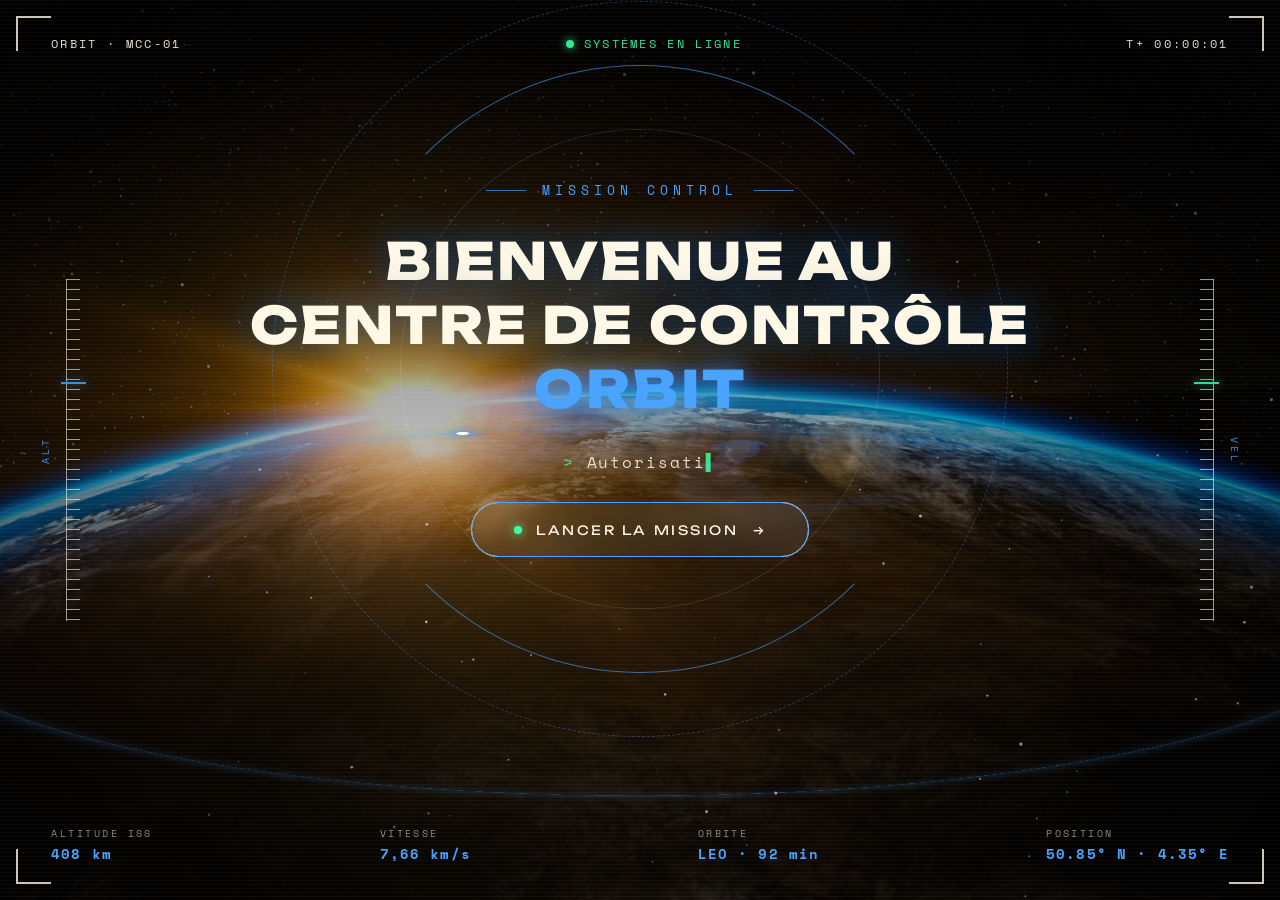
<file: html/index.html>
<!-- cette page a été faite avec claude.ia pour mieux comprendre et le but est de comprendre ce qu'il a fait pour pouvoir reproduire sans lui -->
<!-- le Dossier expliquant les étapes in été  -->

<!-- Merci de votre comprehension  -->

<!DOCTYPE html>
<html lang="fr-BE">
<head>
  <meta charset="UTF-8">
  <meta name="viewport" content="width=device-width, initial-scale=1.0">
  <title>Orbit – Centre de contrôle</title>
  <meta name="description" content="Centre de contrôle Orbit : suivez les missions et explorez l'espace.">
  <link rel="preconnect" href="https://fonts.googleapis.com">
  <link rel="preconnect" href="https://fonts.gstatic.com" crossorigin>
  <link href="https://fonts.googleapis.com/css2?family=Unbounded:wght@400;800&family=Space+Mono:wght@400;700&display=swap" rel="stylesheet">
  <link rel="stylesheet" href="../css/index.css">
</head>
<body>
  <main class="hero" id="hero">
    <img class="hero__bg" src=".././space/qimono-earth-1756274.jpg"
         alt="La Terre vue depuis l'orbite, avec le lever du soleil sur l'horizon">
    <canvas id="space" aria-hidden="true"></canvas>
    <div class="orbit-wrap" aria-hidden="true"><div class="orbit"></div></div>

    <!-- Réticule de visée -->
    <div class="reticle" id="reticle" aria-hidden="true">
      <span class="ring ring--a"></span>
      <span class="ring ring--b"></span>
      <span class="ring ring--c"></span>
    </div>

    <!-- Cadre HUD -->
    <div class="hud" aria-hidden="true">
      <span class="corner tl"></span><span class="corner tr"></span>
      <span class="corner bl"></span><span class="corner br"></span>
    </div>

    <aside class="gauge gauge--l" aria-hidden="true">
      <span>ALT</span><div class="gauge__bar"><i></i></div>
    </aside>
    <aside class="gauge gauge--r" aria-hidden="true">
      <span>VEL</span><div class="gauge__bar"><i></i></div>
    </aside>

    <header class="topbar">
      <span>Orbit · MCC-01</span>
      <span class="status"><i class="dot"></i> Systèmes en ligne</span>
      <span id="clock">T+ 00:00:00</span>
    </header>

    <div class="hero__content" id="content">
      <p class="eyebrow">Mission control</p>
      <h1>Bienvenue au<br>Centre de contrôle <span>Orbit</span></h1>
      <p class="lead" id="lead" data-text="Autorisation accordée. Systèmes nominaux. Prêt pour l'ascension."></p>
      <a class="btn" id="launch-btn" href="./home.html">
        <i class="btn__dot" aria-hidden="true"></i>
        Lancer la mission
        <span class="btn__arrow" aria-hidden="true">→</span>
      </a>
    </div>

    <footer class="telemetry" aria-hidden="true">
      <div><small>Altitude ISS</small><b id="t-alt">408 km</b></div>
      <div><small>Vitesse</small><b id="t-vel">7,66 km/s</b></div>
      <div><small>Orbite</small><b>LEO · 92 min</b></div>
      <div><small>Position</small><b id="t-pos">50.85° N · 4.35° E</b></div>
    </footer>
  </main>

  <!-- Séquence de lancement -->
  <div class="launch" id="launch" aria-live="polite">
    <div class="launch__count" id="count">3</div>
    <p class="launch__label" id="count-label">Séquence de lancement</p>
  </div>

  <script>
    const reduce = matchMedia('(prefers-reduced-motion: reduce)').matches;
    const $ = id => document.getElementById(id);
    const pad = n => String(n).padStart(2, '0');

    /* Horloge T+ */
    const start = Date.now();
    setInterval(() => {
      const s = Math.floor((Date.now() - start) / 1000);
      $('clock').textContent = `T+ ${pad(Math.floor(s / 3600))}:${pad(Math.floor(s / 60) % 60)}:${pad(s % 60)}`;
    }, 1000);

    /* Texte tapé façon terminal */
    const lead = $('lead'), text = lead.dataset.text;
    if (reduce) { lead.textContent = text; }
    else {
      let i = 0;
      setTimeout(function type() {
        lead.textContent = text.slice(0, ++i);
        if (i < text.length) setTimeout(type, 38);
      }, 1100);
    }

    /* Champ d'étoiles 3D + parallaxe + warp */
    const cv = $('space'), ctx = cv.getContext('2d');
    let W, H, DPR, mx = 0, my = 0, warp = false, speed = reduce ? 0 : 0.0007;
    const stars = Array.from({ length: 280 }, () => ({
      x: Math.random() * 2 - 1, y: Math.random() * 2 - 1, z: Math.random()
    }));
    function resize() {
      DPR = Math.min(devicePixelRatio || 1, 2);
      W = cv.width = innerWidth * DPR; H = cv.height = innerHeight * DPR;
    }
    resize(); addEventListener('resize', resize);

    addEventListener('pointermove', e => {
      mx = e.clientX / innerWidth - 0.5; my = e.clientY / innerHeight - 0.5;
      if (reduce) return;
      const hero = $('hero').style;
      hero.setProperty('--px', `${mx * -14}px`);
      hero.setProperty('--py', `${my * -14}px`);
    });

    (function frame() {
      speed += ((warp ? 0.05 : (reduce ? 0 : 0.0007)) - speed) * 0.04;
      ctx.clearRect(0, 0, W, H);
      const cx = W / 2, cy = H / 2, k = Math.min(W, H) * 0.9;
      for (const s of stars) {
        const pz = s.z;
        s.z -= speed;
        if (s.z <= 0.02) { s.x = Math.random() * 2 - 1; s.y = Math.random() * 2 - 1; s.z = 1; continue; }
        const ox = mx * (1 - s.z) * 40 * DPR, oy = my * (1 - s.z) * 40 * DPR;
        const x = cx + (s.x / s.z) * k * 0.35 + ox, y = cy + (s.y / s.z) * k * 0.35 + oy;
        const a = Math.min(1, (1 - s.z) * 1.4);
        ctx.strokeStyle = ctx.fillStyle = `rgba(220,235,255,${a})`;
        if (warp) {
          const px = cx + (s.x / pz) * k * 0.35 + ox, py = cy + (s.y / pz) * k * 0.35 + oy;
          ctx.lineWidth = (1 - s.z) * 2.5 * DPR;
          ctx.beginPath(); ctx.moveTo(px, py); ctx.lineTo(x, y); ctx.stroke();
        } else {
          ctx.beginPath(); ctx.arc(x, y, (1 - s.z) * 1.6 * DPR + 0.3, 0, 6.283); ctx.fill();
        }
      }
      requestAnimationFrame(frame);
    })();

    /* Télémétrie réelle de l'ISS (API publique, sans clé) */
    async function iss() {
      try {
        const d = await (await fetch('https://api.wheretheiss.at/v1/satellites/25544')).json();
        $('t-alt').textContent = `${Math.round(d.altitude)} km`;
        $('t-vel').textContent = `${(d.velocity / 3600).toFixed(2).replace('.', ',')} km/s`;
        $('t-pos').textContent = `${Math.abs(d.latitude).toFixed(2)}° ${d.latitude >= 0 ? 'N' : 'S'} · ${Math.abs(d.longitude).toFixed(2)}° ${d.longitude >= 0 ? 'E' : 'W'}`;
      } catch (e) { /* on garde les valeurs par défaut */ }
    }
    iss(); setInterval(iss, 6000);

    /* Séquence de lancement 3 · 2 · 1 · GO */
    const btn = $('launch-btn'), count = $('count'), label = $('count-label');
    const show = (v) => { count.textContent = v; count.classList.remove('pop'); void count.offsetWidth; count.classList.add('pop'); };
    btn.addEventListener('click', e => {
      if (reduce) return;
      e.preventDefault();
      $('launch').classList.add('on');
      document.body.classList.add('launching');
      warp = true;
      let n = 3; show(n);
      const t = setInterval(() => {
        n--;
        if (n > 0) show(n);
        else {
          clearInterval(t);
          show('GO'); label.textContent = 'Ignition';
          setTimeout(() => location.href = btn.href, 900);
        }
      }, 900);
    });
  </script>
</body>
</html>
</file>
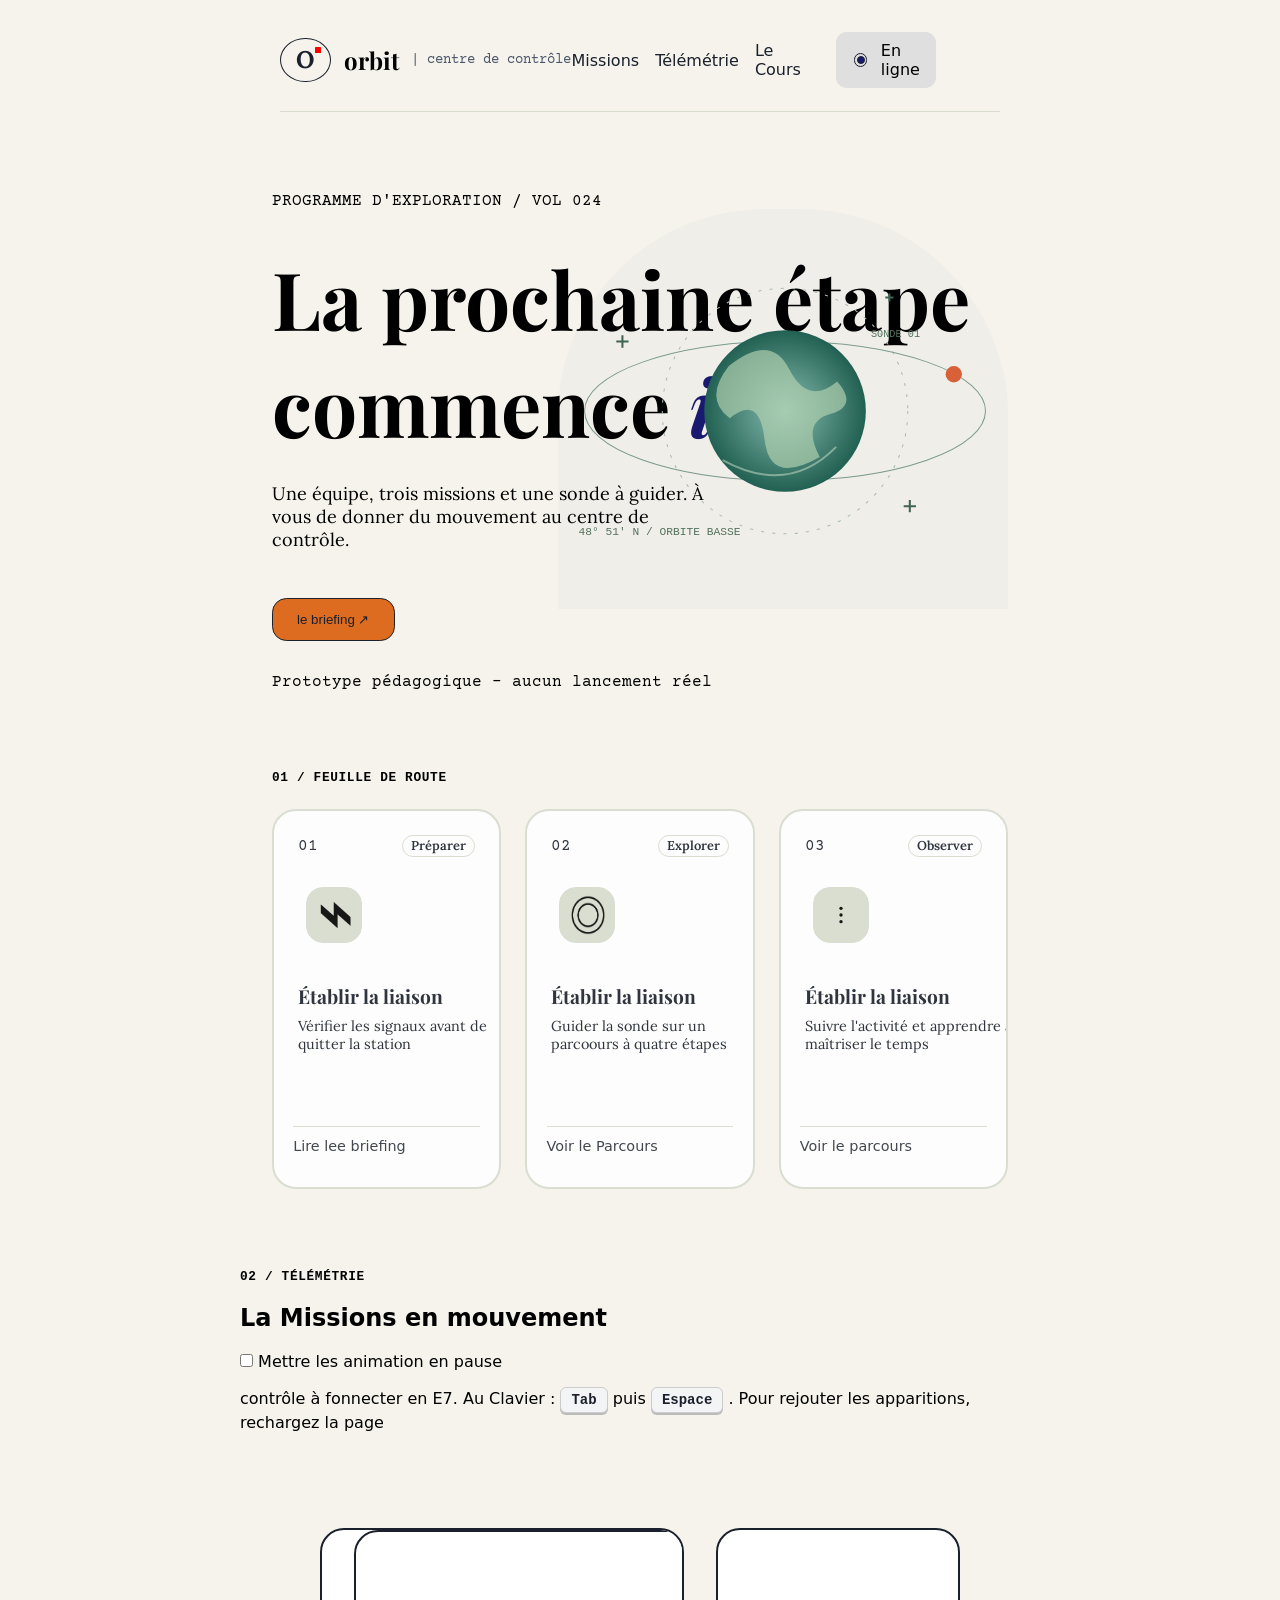
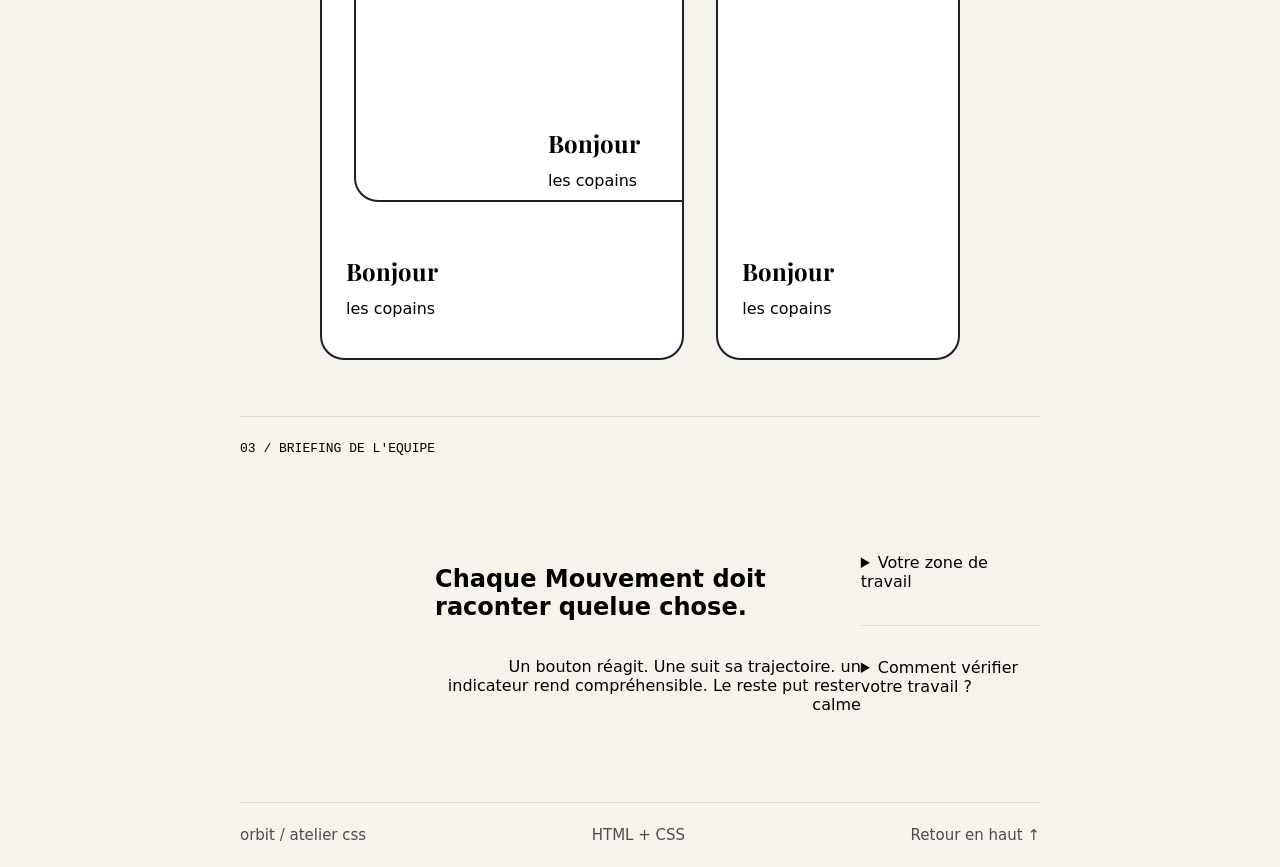
<file: html/home.html>
<!DOCTYPE html>
<html lang="fr-BE">

<head>
    <meta charset="UTF-8">
    <meta name="viewport" content="width=device-width, initial-scale=1.0">
    <meta name="description"
        content="Mission Orbit, projet pédagogique HTML et CSS à compléter avec des transitions et des animations." />
    <title>Orbit | Le Centre de contrôle</title>
    <link rel="stylesheet" href="../css/home.css">
    <link rel="stylesheet" href="../css/animations.css">
</head>

<body>
    <section id="navbar">
        <nav>
            <div class="bloc-logo">
                <div class="logo">
                    <p>O</p>
                    <div class="red_square"></div>
                </div>
                <h4>orbit</h4>
                <pre class="centre">| centre de contrôle</pre>
            </div>

            <ul>
                <li><a href="../html/missions.html">Missions</a></li>
                <li><a href="../html/Telemetrie.html">Télémétrie</a></li>
                <li><a href="../html/cours.html">Le Cours</a></li>
                <div class="en_ligne">
                    <p>En ligne</p>
                    <div class="rond">
                        <div class="little_rond">
                        </div>
                    </div>
            </ul>

            <div class="ligne"></div>
        </nav>
    </section>

    <!-- SECTION PRINCIPALE -->
    <section id="principal">


        <pre>PROGRAMME D'EXPLORATION / VOL 024</pre>
        <h1>La prochaine étape commence <i>ici.</i></h1>
        <p>Une équipe, trois missions et une sonde à guider. À vous de donner du mouvement au centre de contrôle.</p>
        <svg viewBox="0 0 440 310" xmlns="http://www.w3.org/2000/svg">
            <defs>
                <radialGradient id="planet">
                    <stop stop-color="#88beb1" />
                    <stop offset="1" stop-color="#216052" />
                </radialGradient>
            </defs>
            <circle cx="222" cy="157" r="120" fill="none" stroke="#a9bcb0" stroke-dasharray="3 8" />
            <ellipse cx="222" cy="157" rx="196" ry="68" fill="none" stroke="#7c9b8e" />
            <circle id="splanet" cx="222" cy="157" r="79" fill="url(#planet)" />
            <path d="M167 113q41-33 59 3t47 12q21 24-7 32t-10 42q-49 28-54-17t-34-21q-26-19-1-51" fill="#b6d4b3"
                opacity=".65" />
            <path d="M161 205q64 35 111-13" fill="none" stroke="#d1e4cd" stroke-width="2" opacity=".5" />
            <circle cx="387" cy="121" r="8" fill="#d96139" />
            <path d="M57 89h12m-6-6v12M338 250h12m-6-6v12M320 46h8m-4-4v8" stroke="#406453" stroke-width="2" />
            <text x="20" y="278" fill="#53715e" font-size="11" font-family="monospace">
                48° 51′ N / ORBITE BASSE
            </text>
            <text x="306" y="85" fill="#53715e" font-size="10" font-family="monospace">
                SONDE 01
            </text>
        </svg>

        <button><a href="https://google.com"> le briefing ↗</a></button>

        <pre class="prototype">Prototype pédagogique - aucun lancement réel</pre>

    </section>

    <section id="missions">
        <pre class="title">01 / FEUILLE DE ROUTE</pre>

        <div id="vos_missions">
            <div class="card">
                <div class="card-head">
                    <pre>01</pre>
                    <span>Préparer</span>
                    <div class="carrée">
                    <img src="../img/eclaire.png" alt="sonde" class="sonde">
                   </div>

                    <h5>Établir la liaison</h5>
                    <p>Vérifier les signaux avant de quitter la station</p>
                </div>
                <div class="card-body">


                    <hr class="ligne-mission">

                    <h4 class="card-title"></h4>                    <p class="card-text">Lire lee briefing</p>
                </div>
            </div>

            <div class="card">
                <div class="card-head">
                    
                    <pre>02</pre>
                    <span>Explorer</span>
                    <div class="carrée">
                        <img src="../img/rond.png" alt="sonde" class="sonde">

                    </div>

                    <h5>Établir la liaison</h5>
                    <p>Guider la sonde sur un parcoours à quatre étapes</p>

                </div>
                <div class="card-body">
                  

                    <hr class="ligne-mission">

                    <h4 class="card-title"></h4>
                    <p class="card-text">Voir le Parcours</p>
                </div>
            </div>

            <div class="card">
                <div class="card-head">
                    
                    <pre>03</pre>
                    <span>Observer</span>
                      <div class="carrée">
                        <img src="../img/line-menu-more-vertical.svg" alt="sonde" class="sonde">
                      </div>

                    <h5>Établir la liaison</h5>
                    <p>Suivre l'activité et apprendre à maîtriser le temps</p>
                </div>
                <div class="card-body">
                  

                    <hr class="ligne-mission">

                    <h4 class="card-title"></h4>
                    <p class="card-text">Voir le parcours</p>
                </div>
            </div>
        </div>
    </section>


    <section id="mission_en_mouvement">
        <pre class="title">02 / TÉLÉMÉTRIE</pre>
         <h2>La Missions en mouvement</h2>

        <div class="control">
            <div class="control_titre">
              <input type="checkbox" id="control_titre" name="control_titre">
                <label for="control_titre">Mettre les animation en pause</label>
            <p>contrôle à fonnecter en E7. Au Clavier : <kbd>Tab</kbd> puis <kbd>Espace</kbd> . Pour rejouter les apparitions, rechargez la page</p>
        </div>

        <div class="container-card">
            <div class="card-de-gauche">
                <div class="card-head">
                    <div class="card-de-centre">
                        <div class="card-head">
                        </div>
                        <div class="card-body">
                            <h4 class="card-title">Bonjour</h4>
                            <p class="card-text">les copains</p>
                        </div>
                    </div>
                </div>
                <div class="card-body">
                    <h4 class="card-title">Bonjour</h4>

                    <p class="card-text">les copains</p>
                </div>
            </div>


            <div class="card-de-droite">
                <div class="card-head">
                </div>
                <div class="card-body">
                    <h4 class="card-title">Bonjour</h4>
                    <p class="card-text">les copains</p>
                </div>
            </div>
        </div>


        <div class="ligne-bas"></div>

    </section>


    <section id="briefing_et_consignes">
        <pre>03 / BRIEFING DE L'EQUIPE</pre>

        <div class="equipe">
            <h2>Chaque Mouvement doit raconter quelue chose.</h2>
            <p>Un bouton réagit. Une suit sa trajectoire. un indicateur rend compréhensible. Le reste put rester calme</p>
        </div>

        <div class="consignes">
            <details>
                <summary>Votre zone de travail</summary>
                <p>complétez les repères E1 à E8 dans les annimation.css
                    Le HTML et la mise en page sont déjà prête</p>
            </details>

            <div class="ligne-briefing"></div>

            <details>

                <summary>Comment vérifier votre travail ?</summary>
                <p>Testez le survol et le retour, puis.Recharger pour observer les applicatios et activez la
                    réductiondentspour contrôler l'accessibilité</p>
            </details>


            <!-- <a href="/html/missions.html">Suivre la séance et les consignesa </a><a>↗</a> -->
        </div>
    </section>
    <div class="ligne-footer"></div>

    <footer>

        <div class="gauche">
            <p>orbit / atelier css</p>
        </div>
        <div class="centre">
            <p>HTML + CSS</p>
        </div>
        <div class="droite">
            <a href="#navbar">Retour en haut ↑</a>
            <div>

    </footer>
</body>

</html>
</file>
<file: css/index.css>
/* cette page a été avec claude.ia  pour mieux comprendre et le but est de comprendre ce qu'il a fait pour pouvoir reproduire sans lui */

/* Merci de votre comprehension */

:root {
  --text: #FFF8E7;
  --accent: #4aa3ff;
  --deep: #005CB3;
  --ok: #3dffa2;
  --warn: #ffb347;
  --mono: 'Space Mono', monospace;
}

* { margin: 0; padding: 0; box-sizing: border-box; }

body {
  font-family: 'Unbounded', sans-serif;
  color: var(--text);
  background: #05070d;
}

.hero {
  --px: 0px; --py: 0px;
  position: relative;
  min-height: 100dvh;
  display: grid;
  place-items: center;
  text-align: center;
  padding: 5rem 1.5rem;
  isolation: isolate;
  overflow: hidden;
}


.hero__bg {
  position: absolute; inset: 0;
  width: 100%; height: 100%;
  object-fit: cover;
  z-index: -3;
  animation: zoom 20s ease-out both;
}
#space {
  position: absolute; inset: 0;
  width: 100%; height: 100%;
  z-index: -2;
  pointer-events: none;
}

/* Voile + vignettage */
.hero::after {
  content: "";
  position: absolute; inset: 0; z-index: -1;
  background:
    radial-gradient(ellipse at center, transparent 35%, rgba(0,0,0,.7) 100%),
    linear-gradient(to bottom, rgba(0,0,0,.7), rgba(0,0,0,.1) 70%);
}
/* Lignes de balayage + léger scintillement CRT */
.hero::before {
  content: "";
  position: absolute; inset: 0; z-index: 1;
  pointer-events: none;
  background: repeating-linear-gradient(to bottom, rgba(255,255,255,.035) 0 1px, transparent 1px 4px);
  animation: flicker 5s steps(1) infinite;
}

/* ---------- Orbite ---------- */
.orbit-wrap {
  position: absolute;
  left: 50%; top: 68%;
  width: min(130vw, 95rem);
  aspect-ratio: 1;
  transform: translate(-50%, -50%) rotateX(76deg) rotateZ(-14deg);
  pointer-events: none;
}
.orbit {
  position: absolute; inset: 0;
  border-radius: 50%;
  border: 1px solid rgba(74,163,255,.45);
  box-shadow: 0 0 2rem rgba(74,163,255,.25), inset 0 0 2rem rgba(74,163,255,.15);
  animation: spin 45s linear infinite;
}
.orbit::before {
  content: "";
  position: absolute; top: -.4rem; left: 50%;
  width: .8rem; height: .8rem;
  border-radius: 50%;
  background: #fff;
  box-shadow: 0 0 1rem .3rem var(--accent);
}

/* ---------- Réticule ---------- */
.reticle {
  position: absolute; inset: 0; z-index: 2;
  display: grid; place-items: center;
  translate: var(--px) var(--py);
  margin-bottom: 18dvh;
  pointer-events: none;
}
.ring { grid-area: 1 / 1; border-radius: 50%; }
.ring--a {
  width: min(78vw, 46rem); aspect-ratio: 1;
  border: 1px dashed rgba(74,163,255,.35);
  animation: spin 80s linear infinite;
}
.ring--b {
  width: min(64vw, 38rem); aspect-ratio: 1;
  border: 1px solid transparent;
  border-top-color: rgba(74,163,255,.6);
  border-bottom-color: rgba(74,163,255,.6);
  animation: spin 24s linear infinite reverse;
}
.ring--c {
  width: min(50vw, 30rem); aspect-ratio: 1;
  border: 1px dotted rgba(255,248,231,.25);
  animation: spin 50s linear infinite;
}

/* ---------- Cadre HUD ---------- */
.hud { position: absolute; inset: 1rem; z-index: 2; pointer-events: none; overflow: hidden; }
.hud::after { /* faisceau de scan */
  content: "";
  position: absolute; left: 0; right: 0; top: -25%;
  height: 25%;
  background: linear-gradient(to bottom, transparent, rgba(74,163,255,.12), transparent);
  animation: beam 7s linear infinite;
}
.corner {
  position: absolute;
  width: 2.2rem; height: 2.2rem;
  border: 2px solid rgba(255,248,231,.8);
}
.tl { top: 0; left: 0; border-right: 0; border-bottom: 0; }
.tr { top: 0; right: 0; border-left: 0; border-bottom: 0; }
.bl { bottom: 0; left: 0; border-right: 0; border-top: 0; }
.br { bottom: 0; right: 0; border-left: 0; border-top: 0; }

/* ---------- Jauges latérales ---------- */
.gauge {
  position: absolute; top: 50%; z-index: 3;
  translate: 0 -50%;
  display: flex; align-items: center; gap: .8rem;
  height: 38vh;
  font-family: var(--mono);
  font-size: .62rem;
  letter-spacing: .3em;
  opacity: .85;
}
.gauge--l { left: 2.4rem; }
.gauge--r { right: 2.4rem; flex-direction: row-reverse; }
.gauge span { writing-mode: vertical-rl; color: var(--accent); }
.gauge--l span { transform: rotate(180deg); }
.gauge__bar {
  position: relative;
  width: 14px; height: 100%;
  background: repeating-linear-gradient(to bottom, rgba(255,248,231,.7) 0 1px, transparent 1px 10px);
  border-left: 1px solid rgba(255,248,231,.7);
}
.gauge--r .gauge__bar { border-left: 0; border-right: 1px solid rgba(255,248,231,.7); }
.gauge__bar i {
  position: absolute; left: -6px; right: -6px; top: 30%;
  height: 2px;
  background: var(--accent);
  box-shadow: 0 0 .7rem var(--accent);
  animation: gauge 7s ease-in-out infinite alternate;
}
.gauge--r .gauge__bar i { animation-duration: 9s; animation-delay: -3s; background: var(--ok); box-shadow: 0 0 .7rem var(--ok); }

/* ---------- Barre du haut ---------- */
.topbar {
  position: absolute; top: 2.2rem; left: 3.2rem; right: 3.2rem;
  z-index: 3;
  display: flex; justify-content: space-between; gap: 1rem;
  font-family: var(--mono);
  font-size: .72rem;
  text-transform: uppercase;
  letter-spacing: .2em;
  opacity: .9;
}
.status { display: inline-flex; align-items: center; gap: .6rem; color: var(--ok); }
.dot {
  width: .5rem; height: .5rem;
  border-radius: 50%;
  background: var(--ok);
  box-shadow: 0 0 .6rem var(--ok);
  animation: blink 1.6s ease-in-out infinite;
}

/* ---------- Contenu ---------- */
.hero__content {
  position: relative; z-index: 3;
  translate: calc(var(--px) * -.4) calc(var(--py) * -.4);
  display: grid; justify-items: center;
  gap: 1.8rem;
  max-width: 62rem;
  margin-bottom: 18dvh;
  animation: rise 1s ease-out both;
}

.eyebrow {
  display: flex; align-items: center; gap: 1rem;
  font-family: var(--mono);
  font-size: .8rem;
  text-transform: uppercase;
  letter-spacing: .4em;
  color: var(--accent);
}
.eyebrow::before, .eyebrow::after {
  content: "";
  width: 2.5rem; height: 1px;
  background: currentColor; opacity: .7;
}

h1 {
  font-weight: 800;
  font-size: clamp(1.4rem, 4vw, 3.2rem);
  line-height: 1.25;
  letter-spacing: .04em;
  text-transform: uppercase;
  text-shadow: 0 0 .8em rgba(0,92,179,.7);
}
h1 span {
  display: inline-block;
  color: var(--accent);
  text-shadow: 0 0 .5em rgba(74,163,255,.8);
  animation: glitch 6s steps(1) infinite;
}

.lead {
  min-height: 1.5em;
  font-family: var(--mono);
  font-size: clamp(.78rem, 1.3vw, 1rem);
  letter-spacing: .12em;
  opacity: .85;
}
.lead::before { content: "> "; color: var(--ok); }
.lead::after  { content: "▌"; color: var(--ok); animation: blink 1s steps(1) infinite; }

/* ---------- Bouton ---------- */
.btn {
  position: relative;
  display: inline-flex; align-items: center; gap: .9rem;
  padding: 1.15rem 2.6rem;
  border: 1px solid rgba(255,248,231,.8);
  border-radius: 999px;
  color: var(--text);
  text-decoration: none;
  font-size: .8rem;
  letter-spacing: .2em;
  text-transform: uppercase;
  background: rgba(255,255,255,.06);
  backdrop-filter: blur(8px);
  transition: background .3s, border-color .3s, transform .3s, box-shadow .3s;
}
.btn::after {
  content: "";
  position: absolute; inset: -1px;
  border-radius: inherit;
  border: 1px solid var(--accent);
  animation: pulse 2.4s ease-out infinite;
}
.btn__dot {
  width: .5rem; height: .5rem;
  border-radius: 50%;
  background: var(--ok);
  box-shadow: 0 0 .6rem var(--ok);
  animation: blink 1.6s ease-in-out infinite;
}
.btn__arrow { transition: transform .3s; }
.btn:hover, .btn:focus-visible {
  background: var(--deep);
  border-color: var(--deep);
  transform: translateY(-2px);
  box-shadow: 0 0 2.5rem rgba(0,92,179,.8);
}
.btn:hover .btn__arrow, .btn:focus-visible .btn__arrow { transform: translateX(5px); }
.btn:focus-visible { outline: 2px solid var(--text); outline-offset: 4px; }

/* ---------- Télémétrie ---------- */
.telemetry {
  position: absolute; left: 3.2rem; right: 3.2rem; bottom: 2.2rem;
  z-index: 3;
  display: flex; justify-content: space-between; gap: 1rem;
  font-family: var(--mono);
  text-align: left;
}
.telemetry small {
  display: block;
  font-size: .62rem;
  letter-spacing: .25em;
  text-transform: uppercase;
  opacity: .55;
}
.telemetry b {
  font-size: .9rem; font-weight: 700;
  letter-spacing: .08em;
  color: var(--accent);
}

/* ---------- Séquence de lancement ---------- */
.launch {
  position: fixed; inset: 0; z-index: 50;
  display: grid; place-content: center; justify-items: center;
  gap: 1rem;
  background: radial-gradient(circle, rgba(0,20,50,.55), rgba(0,0,0,.85));
  opacity: 0; pointer-events: none;
  transition: opacity .5s;
}
.launch.on { opacity: 1; pointer-events: auto; }
.launch__count {
  font-weight: 800;
  font-size: clamp(6rem, 24vw, 16rem);
  line-height: 1;
  color: var(--text);
  text-shadow: 0 0 .4em var(--accent);
}
.launch__count.pop { animation: pop .9s ease-out; }
.launch__label {
  font-family: var(--mono);
  font-size: .85rem;
  text-transform: uppercase;
  letter-spacing: .5em;
  color: var(--ok);
}
.launching .hero__content,
.launching .telemetry,
.launching .gauge,
.launching .topbar { opacity: 0; transition: opacity .6s; }
.launching .hero__bg { transform: scale(1.35); transition: transform 4s ease-in; animation: none; }

/* ---------- Animations ---------- */
@keyframes rise    { from { opacity: 0; transform: translateY(1.5rem); } to { opacity: 1; transform: none; } }
@keyframes zoom    { from { transform: scale(1.08); } to { transform: scale(1); } }
@keyframes spin    { to { transform: rotate(360deg); } }
@keyframes blink   { 50% { opacity: .2; } }
@keyframes pulse   { from { transform: scale(1); opacity: .8; } to { transform: scale(1.25, 1.7); opacity: 0; } }
@keyframes beam    { to { top: 110%; } }
@keyframes gauge   { from { top: 15%; } to { top: 82%; } }
@keyframes flicker { 0%, 94%, 100% { opacity: 1; } 95% { opacity: .55; } 97% { opacity: .9; } }
@keyframes pop     { from { transform: scale(1.5); opacity: 0; } 30% { opacity: 1; } to { transform: scale(1); } }
@keyframes glitch {
  0%, 92%, 100% { transform: none; text-shadow: 0 0 .5em rgba(74,163,255,.8); }
  93% { transform: translate(-3px, 1px); text-shadow: 3px 0 #ff3b6b, -3px 0 #3dffe0; }
  95% { transform: translate(3px, -1px); text-shadow: -3px 0 #ff3b6b, 3px 0 #3dffe0; }
  97% { transform: none; text-shadow: 2px 0 #ff3b6b, -2px 0 #3dffe0; }
}

/* ---------- Responsive ---------- */
@media (max-width: 900px) {
  .gauge { display: none; }
}
@media (max-width: 700px) {
  .topbar, .telemetry { left: 2rem; right: 2rem; }
  .topbar span:first-child { display: none; }
  .topbar { justify-content: space-between; }
  .telemetry div:nth-child(n+3) { display: none; }
  .eyebrow { letter-spacing: .25em; }
  .eyebrow::before, .eyebrow::after { width: 1.2rem; }
  .hero__content, .reticle { margin-bottom: 12dvh; }
}
@media (prefers-reduced-motion: reduce) {
  *, *::before, *::after { animation: none !important; transition: none !important; }
}
</file>
<file: css/home.css>
@import url('https://fonts.googleapis.com/css2?family=Courier+Prime:ital,wght@0,400;0,700;1,400;1,700&family=Lora:ital,wght@0,400;0,700;1,400&family=Playfair+Display:ital,wght@0,400;0,700;1,400&display=swap');

* {
    padding     : 0;
    margin-right: 0;
    margin-left : 0;
    box-sizing  : border-box;
}

:root {
    --color-main       : #f5f3eb;
    --color-text-main  : #1A202C;
    --color-txt-button : #FFFFFF;
    --accent-primary   : #191970;
    --accent-light     : #D4AF37;
    --text-primary     : #1A202C;
    --text-secondary   : #4A5568;
    --status-success   : #2F855A;
    --status-warning   : #DD6B20;
    --status-inactive  : #A0AEC0;
    --border-color     : #E2E8F0;
    --square-color     : red;
    --line-color       : #d7dccf;
    --light-gray       : #e0e0e042;
    --color-card       : white;
    --background-online: #dfdfdf;
    --footer-color     : #4d4d4d;


    /* Polices */
    --font-principal: 'Playfair Display', serif;
    --font-text     : 'Lora', serif;
    --font-pre      : 'Courier Prime', monospace;
}

body {
    background-color: var(--color-main);
    font-family     : system-ui, -apple-system, BlinkMacSystemFont, 'Segoe UI', Roboto, Oxygen, Ubuntu, Cantarell, sans-serif;
    margin-left     : 15rem;
    margin-right    : 15rem;
}

a {
    text-decoration: none;
    position       : relative;
    color          : var(--color-text-main);
}

#navbar nav {
    background-color: var(--color-main);
    display         : flex;
    justify-content : space-between;
    align-items     : center;
    padding         : 1.5rem 2.5rem;
    position        : relative;

    .bloc-logo {
        display    : flex;
        align-items: center;
        gap        : 0.8rem;

        .logo {
            display        : flex;
            align-items    : center;
            justify-content: center;
            position       : relative;
            border         : 1px solid var(--color-text-main);
            width          : 5ch;
            height         : 2.80rem;
            border-radius  : 100%;

            p {
                font-family: var(--font-text);
                font-weight: 900;
                color      : var(--color-text-main);
                font-size  : 1.5rem;
                line-height: 1;
            }

            .red_square {
                background-color: var(--square-color);
                width           : 6px;
                height          : 6px;
                border-radius   : 10%;
                position        : absolute;
                top             : 0.5em;
                left            : 2.15rem;
            }
        }

        h4 {
            font-family: var(--font-principal);
            font-size  : 1.5rem;
            line-height: 1;
            margin     : 0;
        }

        pre.centre {
            font-family: var(--font-pre);
            font-size  : 0.9rem;
            color      : var(--text-secondary);
            margin     : 0;
        }
    }

    ul {
        list-style  : none;
        display     : inline-flex;
        gap         : 1rem;
        align-items : center;
        margin      : 0;
        padding     : 0;
        margin-right: 4rem;

        li {
            color: var(--color-text-main);
        }

        .en_ligne {
            background-color: var(--background-online);
            padding         : 0;
            margin          : 0rem;
            margin-left     : 0.5rem;
            box-sizing      : border-box;
            border-radius   : 1.2dvh;
            display         : inline-flex;
            flex-direction  : row-reverse;
            align-items     : center;
            padding-left    : 2dvh;
            gap             : 1.5dvh;

            p {
                margin : 1dvh 1dvh 1dvh 0;
                padding: 0;
            }

            .rond {
                border          : 1px solid var(--color-text-main);
                width           : 1.5dvh;
                height          : 1.5dvh;
                background-color: var(--background-online);
                border-radius   : 100%;
                flex-shrink     : 0;
            }

            .little_rond {
                border          : 1px solid var(--color-text-main);
                width           : 0.5rem;
                height          : 0.5rem;
                margin-top      : 0.2dvh;
                margin-left     : 0.2dvh;
                background-color: var(--background-online);
                border-radius   : 100%;
                flex-shrink     : 0;
                background-color: var(--accent-primary);
            }
        }

    }

}



.ligne {
    position     : absolute;
    bottom       : 0;
    left         : auto;
    border-bottom: 1px solid var(--line-color);
    width        : 90%;
}


/* --- SECTION PRINCIPALE --- */

#principal {

    padding: 0 2rem;

    pre {
        display       : flex;
        margin-top    : 5rem;
        padding-bottom: 2vh;
        font-family   : var(--font-pre);
    }

    h1 {
        margin-top   : 1rem;
        margin-bottom: 1.5rem;
        max-width    : 60rem;
        font-family  : var(--font-principal);
        font-size    : 5rem;
        text-align   : start;

        i {
            color: var(--accent-primary);
        }
    }

    p {
        margin-top : 1rem;
        max-width  : 50dvh;
        font-family: var(--font-text);
        font-size  : 2dvh;
    }

    svg {
        width           : 50dvh;
        background-color: var(--light-gray);
        border-radius   : 23dvh 23dvh 0dvh 0dvh;
        display         : flex;
        height          : 25rem;
        justify-content : end;
        margin-top      : -40dvh;
        margin-left     : auto;
    }

    button {
        display         : inline-flex;
        align-items     : center;
        padding         : 0.8rem 1.5rem;
        border          : 1px solid var(--color-text-main);
        border-radius   : 0.90rem;
        margin-top      : 2rem;
        background-color: var(--status-warning);
        cursor          : pointer;
        margin-top      : -5dvh;


        a {
            display: inline-block;
        }
    }

    .prototype {
        margin-top: 2rem;
    }
}

#missions {
    padding : 2rem;
    position: relative;
   


    .title {
        font-size     : 0.8rem;
        font-weight   : bold;
        letter-spacing: 0.05em;
        margin-bottom : 1.5rem;
        background    : none;
        border        : none;
        padding       : 0;
    }

    #vos_missions {
        display        : flex;
        flex-direction : row;
        justify-content: center;
        gap            : 1.5rem;
        margin-bottom  : 4rem;
        margin-top     : 1rem;

        .card {
            display         : flex;
            flex-direction  : column;
            flex            : 1;
            max-width       : 450px;
            height          : 380px;
            border-radius   : 1.5rem;
            background-color: var(--color-card);
            overflow        : hidden;
            border          : 2px solid var(--line-color);
            transition      : transform 0.3s ease, box-shadow 0.3s ease;
            opacity         : 0.9;
            animation: apparition 0.5s ease forwards;
            
            &:hover {
                transform: translateY(-10px);
                box-shadow: 0 4px 8px rgba(0, 0, 0, 0.2);
            }
        }

        .card-head {
            display        :flex;
            flex-direction : column;
            justify-content: start;
            align-items    : start;
            margin-left    : 1.5rem;
            margin-top  : 1.5rem;
            width          : 100%;
            height         : 65%;
            display        : flex;
            top            : 0;
            position       : relative;
            
            

            pre {
                display    : flex;
                flex-direction: row;
                padding-top : 0.3dvh;
                justify-content: center;
                align-items: center;
                margin-left: 0.5rem;
                font-family: var(--font-pre);
                font-size  : 1rem;
                color      : var(--color-text-main);
                margin     : 0;
                margin-bottom : 4.5rem;
            }

            span {
                position       : absolute;
                right          : 3rem;
                display        : inline-flex;
                flex-direction : column;
                font-family    : var(--font-text);
                font-size      : 0.8rem;
                color          : var(--color-text-main);
                border         : 1px solid var(--line-color);
                padding        : 0.1rem 0.5rem;
                border-radius  : 2.8rem;
                font-weight    : 600;
                margin-bottom     : 7.5rem;
            }
            .carrée {
                display         : flex;
                width           : 3.5rem;
                height          : 3.5rem;
                background-color: var(--line-color);
                border-radius   : 30%;
                border          : 1px solid var(--line-color);
                position        : relative;
                bottom          : 2.5rem;
                left            : 0.5rem;
                img {
                    width : 2.5rem;
                    height: 2.5rem;
                    margin: auto;
                    align-items: center;
                    
                }
            }

            h5 {
                margin-top : 8rem;
                font-family: var(--font-principal);
                font-size  : 1.2rem;
                color      : var(--color-text-main);
                margin     : 0;


            }



            p {
                font-family: var(--font-text);

                font-size  : 0.9rem;
                color      : var(--color-text-main);
                margin     : 0;
                max-width  : 16rem;
                margin-top : 0.5rem;
                /* font-size: large;
                font-weight : bolder; */
            }




        }

        hr.ligne-mission {
            display         : block;
            position        : relative;
            border          : none;
            height          : 1px;
            background-color: var(--line-color);
            position        : relative;
            top             : 1.5rem;

        }


        .card-body {
            display        : flex;
            flex-direction : column;
            justify-content: center;
            padding        : 1.2rem;
            height         : 35%;
            

        }

        .card-title {
            display      : block;
            margin-bottom: 0.2rem;
            font-size    : 1.1rem;
            color        : var(--color-text-main);
            font-weight  : bolder;
        }


        .card-text {
            margin   : 0;
            font-size: 0.9rem;
            opacity  : 0.9;
            color    : var(--color-text-main);
            
            P{
                font-weight: 900;
                font-size  : 20rem;
                
            }
        }
    }
     
}


/* Mission en Mouvement */
#mission_en_mouvement {
        .title {
            font-size     : 0.8rem;
            font-weight   : bold;
            letter-spacing: 0.05em;
            margin-bottom : 1rem;
            background    : none;
            border        : none;
            padding       : 0;
            margin-top    : -1rem;
    }


         h4 {
            font-family: var(--font-principal); 
            font-size  : 1.5rem;
            line-height: 1;
            margin     : 0;
        }  
    kbd {
        border-radius   : 0.5dvh;
        color           : var(--color-text-main);
        border          : 1px solid black;
        background-color: var(--color-txt-button);
        display         : inline-block;
        padding         : 4px 10px;
        font-weight     : bold;
        font-size       : 14px;
        background-color: #f3f4f6;
        border          : 1px solid #ccc;
        border-radius   : 6px;
        box-shadow      : 0 2px 0 #bbb;
    }



/* --- Le conteneur Flex horizontal --- */
.container-card {
    display        : flex;
    flex-direction : row;
    gap            : 2rem;
    padding        : 5rem;
    position       : relative;
    /* margin-right: auto; */
}

.card-de-gauche,
.card-de-droite,
.card-de-centre {
    display         : flex;
    flex-direction  : column;
    justify-content : center;
    border-radius   : 1.5rem;
    background-color: var(--color-card);
    border          : 2px solid var(--color-text-main);
    overflow        : hidden;

    .card-head {
        display        : block;
        flex-direction : column;
        justify-content: center;
        align-items    : start;
        margin-left    : 2rem;
        margin-top     : auto;
        width : 100%;
        height: 100%;
    }


    .card-body {
        display        : flex;
        flex-direction : column;
        justify-content: space-around;
        padding        : 1.5rem;
        height         : 35%;
        box-sizing     : border-box;
    }
}

.card-de-gauche {
    width : 60rem;
    height: 27rem;
  
}

.card-de-centre {
    display      : flex;
    justify-self : center;
    align-content: center;
    align-items  : center;
    align-items  : center;
    width        : 30rem;
    /* Modifiez cette largeur pour la carte 2 */
    height       : 17rem;
    /* Modifiez cette hauteur pour la carte 2 */
}

.card-de-droite {
    width : 40rem;
    /* Modifiez cette largeur pour la carte 2 */
    height: 27rem;
    /* Modifiez cette hauteur pour la carte 2 */
}



.ligne-bas {
    display        : flex;
    justify-content: center;
    position       : relative;
    bottom         : 1.5rem;
    left           : auto;
    width          : 100%;
    height         : 1px;
    border-bottom  : 1px solid var(--line-color);
}
}
#briefing_et_consignes {
    display: flex;
    margin : 0;
    padding: 0;

    pre {

        margin : 0px;
        padding: 0%;

    }

    .equipe {
        display       : flex;
        flex-direction: column;
        justify-self  : right;
        margin-right  : auto;
        margin-top    : 2rem;

        h2 {
            margin-top  : 2.5rem;
            margin-top  : auto;
            margin-left : auto;
            margin-right: 0;
        }

        p {
            display        : flex;
            justify-content: end;
            text-align     : right;
        }
    }

    .consignes {
        display        : flex;
        flex-direction : column;
        justify-content: center;
        margin-top     : 5rem;
        align-items    : start;
        flex-wrap      : wrap;

        details {
            summary {
                font-weight  : 500;
                margin-bottom: 2.1rem;
                margin-top   : 2rem;
                text-align   : start;
            }

            p {

                max-width    : 40dvh;
                margin-bottom: 2rem;
                margin-top   : 1rem;
                text-align   : start;

            }
        }
    }


    .ligne-briefing {
        display        : flex;
        justify-content: center;
        justify-self   : flex-end;
        position       : relative;
        top            : 0.01dvh;
        width          : 14dvi;
        height         : 1px;
        border-bottom  : 1px solid var(--line-color);

    }
}

.ligne-footer {
    display      : flex;
    position     : relative;
    bottom       : 0;
    top          : 4.5rem;
    width        : 100%;
    height       : 1px;
    border-bottom: 1px solid var(--line-color);

}

footer {
    display        : flex;
    justify-content: space-between;
    font-size      : 2dvh;
    margin-top     : 5rem;
    align-items    : baseline;


    .gauche {
        p {
            text-align: left;
            color     : var(--footer-color);
            font-size : smaller;
        }
    }

    .centre {
        p {
            text-align: center;
            color     : var(--footer-color);
            font-size : smaller;

        }
    }

    .droite {
        a {
            text-align: right;
            color     : var(--footer-color);
            font-size : smaller;

        }

    }
}
</file>
<file: css/animations.css>
/** Fichier contenant uniquement les animations. */
a {
    text-decoration: none;
    position: relative;
    color: var(--color-text-main);
 &::after {
        position: absolute;
        content: '';
        left: 0;
        width: 100%;
        height: 1px;
        bottom: -2px;
        background-color: var(--color-text-main);
        transform: scaleX(0);
        transform-origin: bottom right;
        transition: transform 0.5s ease-out;
    }
    
    &:hover::after {
        transform: scaleX(1);
        transform-origin: bottom left;
    }
    }
    .rond {
        animation: pulse 1.5s ease-in-out infinite alternate
}
/*  */
@keyframes pulse { 
    0% {
        background-color: var(--background-online);
    }
    100% {
        background-color: transparent; 
        border-color: transparent; 
    }
   
}
</file>
